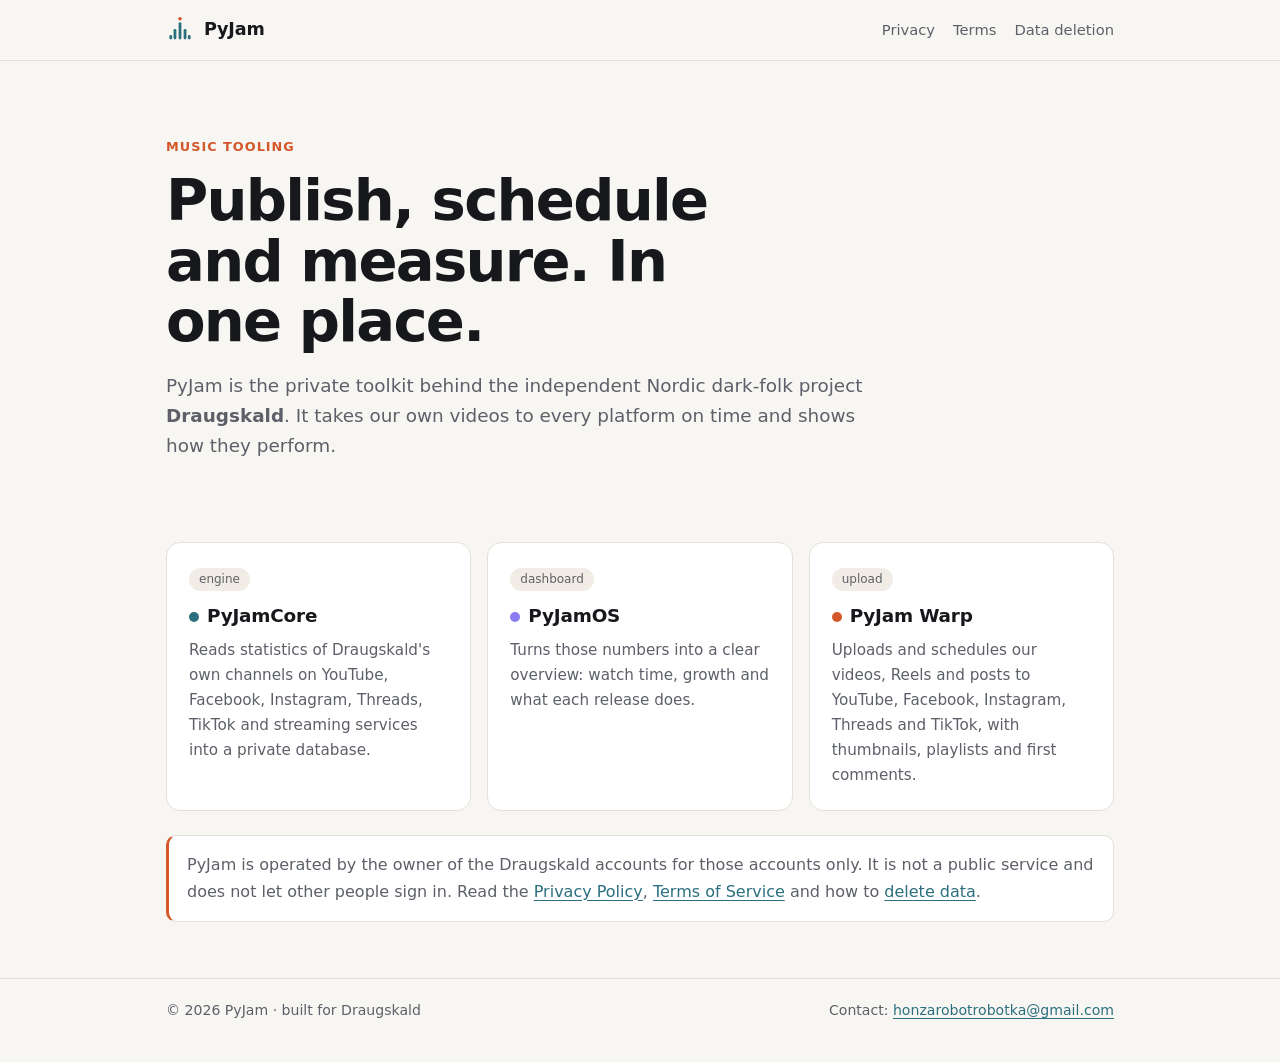
<file: index.html>
<!doctype html>
<html lang="en"><head><meta charset="utf-8"><meta name="viewport" content="width=device-width,initial-scale=1">
<title>PyJam</title><meta name="description" content="PyJam – private publishing and analytics tooling for the Draugskald music project.">
<link rel="icon" href="assets/logo/favicon.svg" type="image/svg+xml">
<link rel="stylesheet" href="style.css"></head><body>
<header class="top"><div class="wrap"><a class="brand" href="./"><svg viewBox="0 0 100 100" aria-hidden="true"><g fill="var(--accent2)"><rect x="12" y="68" width="10" height="16" rx="5"/><rect x="27" y="46" width="10" height="38" rx="5"/><rect x="45" y="22" width="10" height="62" rx="5"/><rect x="63" y="46" width="10" height="38" rx="5"/><rect x="78" y="68" width="10" height="16" rx="5"/></g><circle cx="50" cy="10" r="6.5" fill="var(--accent)"/></svg>PyJam</a><nav class="links"><a href="privacy.html">Privacy</a><a href="terms.html">Terms</a><a href="data-deletion.html">Data deletion</a></nav></div></header>
<main class="wrap"><section class="hero"><span class="eyebrow">Music tooling</span>
<h1>Publish, schedule and measure. In one place.</h1>
<p>PyJam is the private toolkit behind the independent Nordic dark-folk project <strong>Draugskald</strong>. It takes our own videos to every platform on time and shows how they perform.</p></section>
<section class="grid">
<div class="card"><span class="tag">engine</span><h3><span class="dot" style="background:var(--accent2)"></span>PyJamCore</h3><p>Reads statistics of Draugskald's own channels on YouTube, Facebook, Instagram, Threads, TikTok and streaming services into a private database.</p></div>
<div class="card"><span class="tag">dashboard</span><h3><span class="dot" style="background:#8a7cf0"></span>PyJamOS</h3><p>Turns those numbers into a clear overview: watch time, growth and what each release does.</p></div>
<div class="card"><span class="tag">upload</span><h3><span class="dot" style="background:var(--accent)"></span>PyJam Warp</h3><p>Uploads and schedules our videos, Reels and posts to YouTube, Facebook, Instagram, Threads and TikTok, with thumbnails, playlists and first comments.</p></div>
</section>
<p class="note">PyJam is operated by the owner of the Draugskald accounts for those accounts only. It is not a public service and does not let other people sign in. Read the <a href="privacy.html">Privacy Policy</a>, <a href="terms.html">Terms of Service</a> and how to <a href="data-deletion.html">delete data</a>.</p></main>
<footer class="bottom"><div class="wrap"><span>© 2026 PyJam · built for Draugskald</span><span>Contact: <a href="mailto:honzarobotrobotka@gmail.com">honzarobotrobotka@gmail.com</a></span></div></footer>
</body></html>
</file>
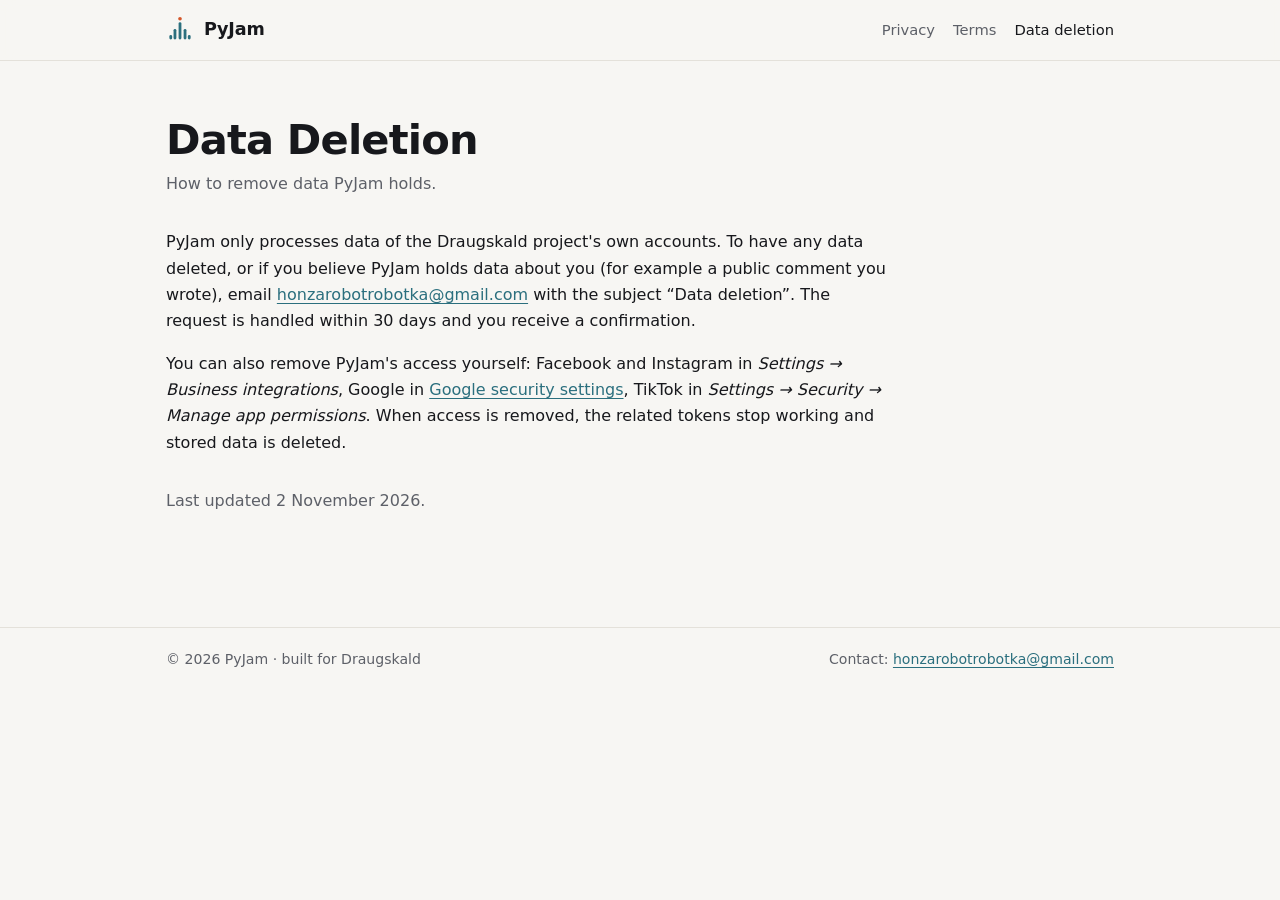
<file: data-deletion.html>
<!doctype html>
<html lang="en"><head><meta charset="utf-8"><meta name="viewport" content="width=device-width,initial-scale=1">
<title>PyJam – Data Deletion</title><meta name="description" content="PyJam – private publishing and analytics tooling for the Draugskald music project.">
<link rel="icon" href="assets/logo/favicon.svg" type="image/svg+xml">
<link rel="stylesheet" href="style.css"></head><body>
<header class="top"><div class="wrap"><a class="brand" href="./"><svg viewBox="0 0 100 100" aria-hidden="true"><g fill="var(--accent2)"><rect x="12" y="68" width="10" height="16" rx="5"/><rect x="27" y="46" width="10" height="38" rx="5"/><rect x="45" y="22" width="10" height="62" rx="5"/><rect x="63" y="46" width="10" height="38" rx="5"/><rect x="78" y="68" width="10" height="16" rx="5"/></g><circle cx="50" cy="10" r="6.5" fill="var(--accent)"/></svg>PyJam</a><nav class="links"><a href="privacy.html">Privacy</a><a href="terms.html">Terms</a><a href="data-deletion.html" aria-current="page">Data deletion</a></nav></div></header>
<main class="wrap"><article><h1>Data Deletion</h1>
<p class="sub">How to remove data PyJam holds.</p>
<p>PyJam only processes data of the Draugskald project's own accounts. To have any data deleted, or if you believe PyJam holds data about you (for example a public comment you wrote), email <a href="mailto:honzarobotrobotka@gmail.com">honzarobotrobotka@gmail.com</a> with the subject “Data deletion”. The request is handled within 30 days and you receive a confirmation.</p>
<p>You can also remove PyJam's access yourself: Facebook and Instagram in <em>Settings → Business integrations</em>, Google in <a href="https://myaccount.google.com/permissions">Google security settings</a>, TikTok in <em>Settings → Security → Manage app permissions</em>. When access is removed, the related tokens stop working and stored data is deleted.</p><p class="sub" style="margin-top:32px">Last updated 2 November 2026.</p></article></main>
<footer class="bottom"><div class="wrap"><span>© 2026 PyJam · built for Draugskald</span><span>Contact: <a href="mailto:honzarobotrobotka@gmail.com">honzarobotrobotka@gmail.com</a></span></div></footer>
</body></html>
</file>
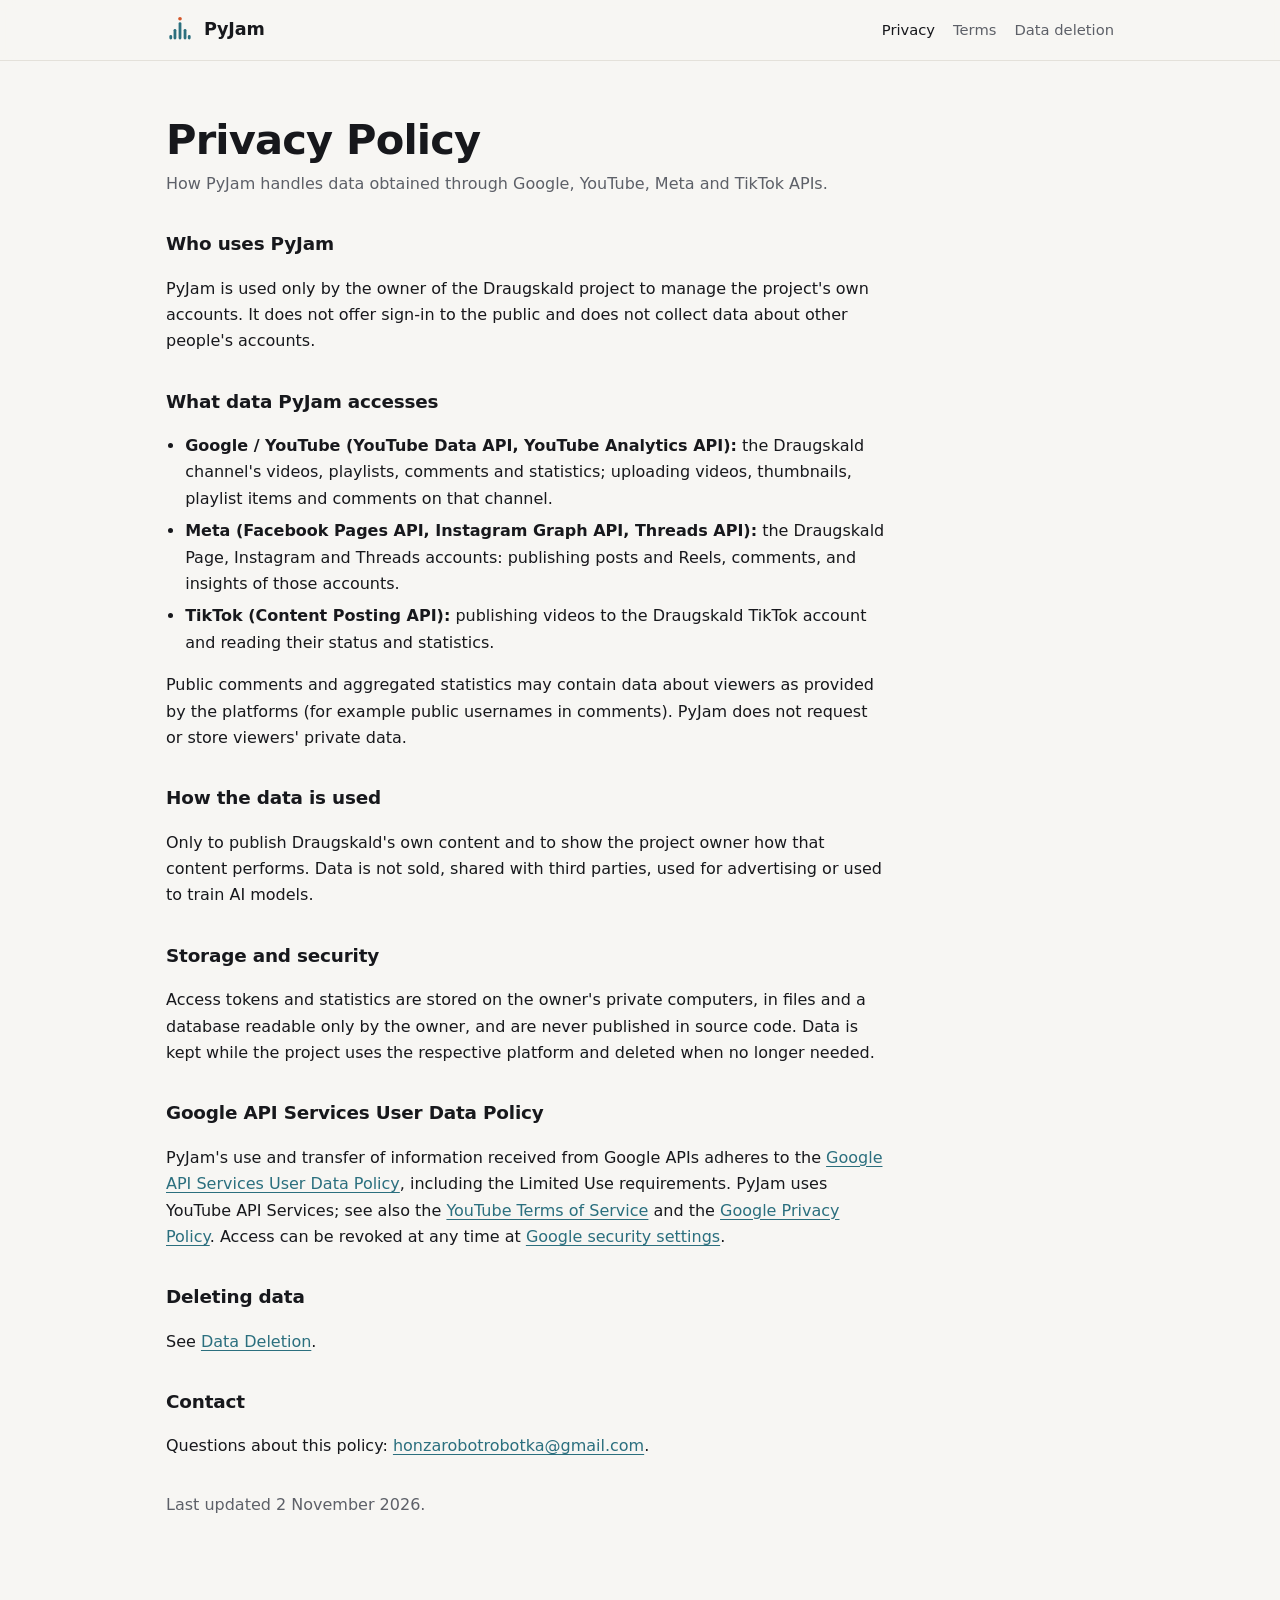
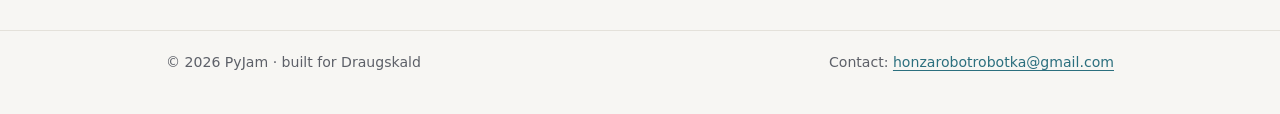
<file: privacy.html>
<!doctype html>
<html lang="en"><head><meta charset="utf-8"><meta name="viewport" content="width=device-width,initial-scale=1">
<title>PyJam – Privacy Policy</title><meta name="description" content="PyJam – private publishing and analytics tooling for the Draugskald music project.">
<link rel="icon" href="assets/logo/favicon.svg" type="image/svg+xml">
<link rel="stylesheet" href="style.css"></head><body>
<header class="top"><div class="wrap"><a class="brand" href="./"><svg viewBox="0 0 100 100" aria-hidden="true"><g fill="var(--accent2)"><rect x="12" y="68" width="10" height="16" rx="5"/><rect x="27" y="46" width="10" height="38" rx="5"/><rect x="45" y="22" width="10" height="62" rx="5"/><rect x="63" y="46" width="10" height="38" rx="5"/><rect x="78" y="68" width="10" height="16" rx="5"/></g><circle cx="50" cy="10" r="6.5" fill="var(--accent)"/></svg>PyJam</a><nav class="links"><a href="privacy.html" aria-current="page">Privacy</a><a href="terms.html">Terms</a><a href="data-deletion.html">Data deletion</a></nav></div></header>
<main class="wrap"><article><h1>Privacy Policy</h1>
<p class="sub">How PyJam handles data obtained through Google, YouTube, Meta and TikTok APIs.</p>
<h2>Who uses PyJam</h2>
<p>PyJam is used only by the owner of the Draugskald project to manage the project's own accounts. It does not offer sign-in to the public and does not collect data about other people's accounts.</p>
<h2>What data PyJam accesses</h2>
<ul>
<li><strong>Google / YouTube (YouTube Data API, YouTube Analytics API):</strong> the Draugskald channel's videos, playlists, comments and statistics; uploading videos, thumbnails, playlist items and comments on that channel.</li>
<li><strong>Meta (Facebook Pages API, Instagram Graph API, Threads API):</strong> the Draugskald Page, Instagram and Threads accounts: publishing posts and Reels, comments, and insights of those accounts.</li>
<li><strong>TikTok (Content Posting API):</strong> publishing videos to the Draugskald TikTok account and reading their status and statistics.</li>
</ul>
<p>Public comments and aggregated statistics may contain data about viewers as provided by the platforms (for example public usernames in comments). PyJam does not request or store viewers' private data.</p>
<h2>How the data is used</h2>
<p>Only to publish Draugskald's own content and to show the project owner how that content performs. Data is not sold, shared with third parties, used for advertising or used to train AI models.</p>
<h2>Storage and security</h2>
<p>Access tokens and statistics are stored on the owner's private computers, in files and a database readable only by the owner, and are never published in source code. Data is kept while the project uses the respective platform and deleted when no longer needed.</p>
<h2>Google API Services User Data Policy</h2>
<p>PyJam's use and transfer of information received from Google APIs adheres to the <a href="https://developers.google.com/terms/api-services-user-data-policy">Google API Services User Data Policy</a>, including the Limited Use requirements. PyJam uses YouTube API Services; see also the <a href="https://www.youtube.com/t/terms">YouTube Terms of Service</a> and the <a href="https://policies.google.com/privacy">Google Privacy Policy</a>. Access can be revoked at any time at <a href="https://myaccount.google.com/permissions">Google security settings</a>.</p>
<h2>Deleting data</h2>
<p>See <a href="data-deletion.html">Data Deletion</a>.</p>
<h2>Contact</h2>
<p>Questions about this policy: <a href="mailto:honzarobotrobotka@gmail.com">honzarobotrobotka@gmail.com</a>.</p><p class="sub" style="margin-top:32px">Last updated 2 November 2026.</p></article></main>
<footer class="bottom"><div class="wrap"><span>© 2026 PyJam · built for Draugskald</span><span>Contact: <a href="mailto:honzarobotrobotka@gmail.com">honzarobotrobotka@gmail.com</a></span></div></footer>
</body></html>
</file>
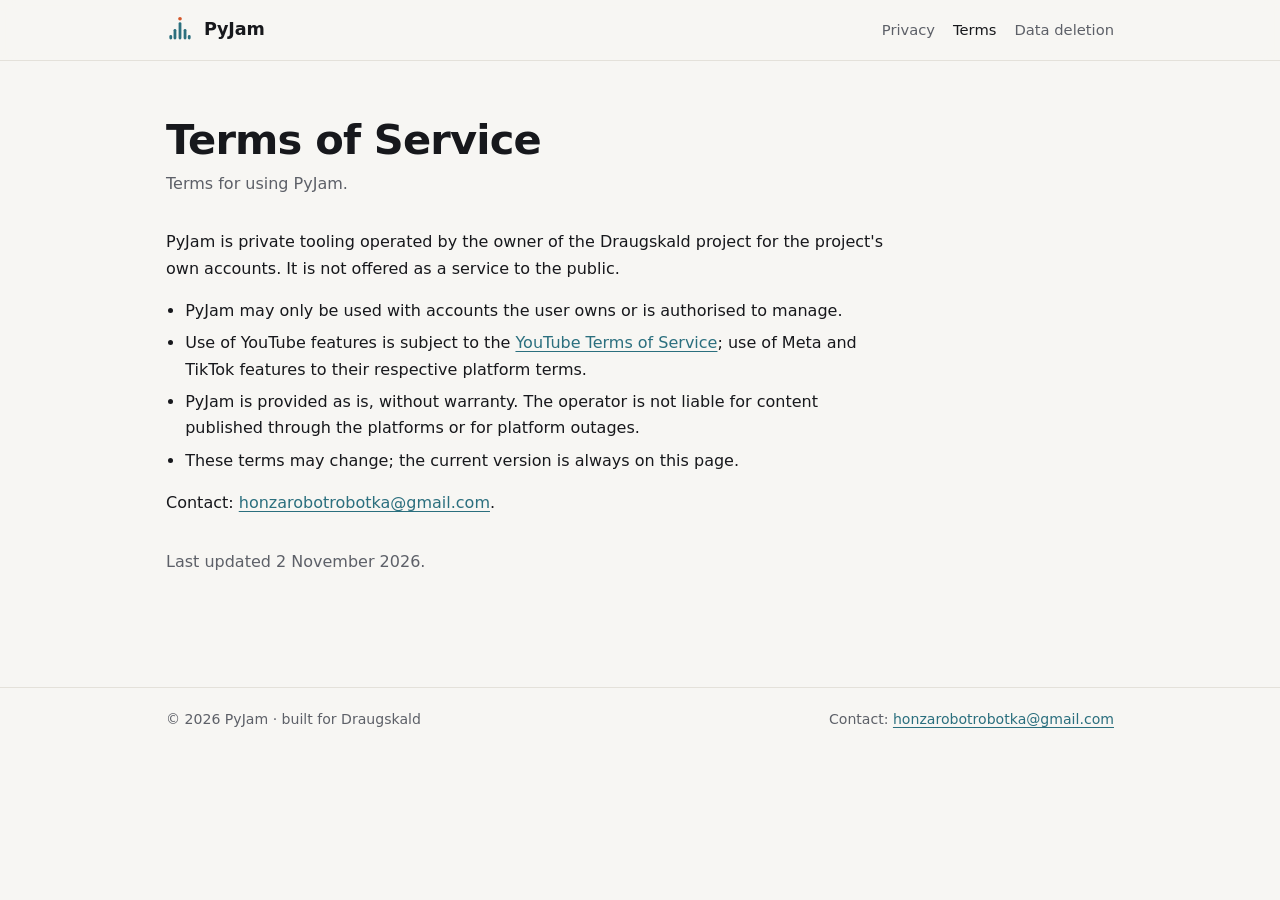
<file: terms.html>
<!doctype html>
<html lang="en"><head><meta charset="utf-8"><meta name="viewport" content="width=device-width,initial-scale=1">
<title>PyJam – Terms of Service</title><meta name="description" content="PyJam – private publishing and analytics tooling for the Draugskald music project.">
<link rel="icon" href="assets/logo/favicon.svg" type="image/svg+xml">
<link rel="stylesheet" href="style.css"></head><body>
<header class="top"><div class="wrap"><a class="brand" href="./"><svg viewBox="0 0 100 100" aria-hidden="true"><g fill="var(--accent2)"><rect x="12" y="68" width="10" height="16" rx="5"/><rect x="27" y="46" width="10" height="38" rx="5"/><rect x="45" y="22" width="10" height="62" rx="5"/><rect x="63" y="46" width="10" height="38" rx="5"/><rect x="78" y="68" width="10" height="16" rx="5"/></g><circle cx="50" cy="10" r="6.5" fill="var(--accent)"/></svg>PyJam</a><nav class="links"><a href="privacy.html">Privacy</a><a href="terms.html" aria-current="page">Terms</a><a href="data-deletion.html">Data deletion</a></nav></div></header>
<main class="wrap"><article><h1>Terms of Service</h1>
<p class="sub">Terms for using PyJam.</p>
<p>PyJam is private tooling operated by the owner of the Draugskald project for the project's own accounts. It is not offered as a service to the public.</p>
<ul>
<li>PyJam may only be used with accounts the user owns or is authorised to manage.</li>
<li>Use of YouTube features is subject to the <a href="https://www.youtube.com/t/terms">YouTube Terms of Service</a>; use of Meta and TikTok features to their respective platform terms.</li>
<li>PyJam is provided as is, without warranty. The operator is not liable for content published through the platforms or for platform outages.</li>
<li>These terms may change; the current version is always on this page.</li>
</ul>
<p>Contact: <a href="mailto:honzarobotrobotka@gmail.com">honzarobotrobotka@gmail.com</a>.</p><p class="sub" style="margin-top:32px">Last updated 2 November 2026.</p></article></main>
<footer class="bottom"><div class="wrap"><span>© 2026 PyJam · built for Draugskald</span><span>Contact: <a href="mailto:honzarobotrobotka@gmail.com">honzarobotrobotka@gmail.com</a></span></div></footer>
</body></html>
</file>
<file: style.css>
:root{
  --bg:#f7f6f3;--surface:#ffffff;--fg:#17181c;--muted:#5d6068;--line:#e4e1da;
  --accent:#d4572a;--accent2:#2b6f7e;--chip:#f1ede6;
}
@media (prefers-color-scheme:dark){:root{
  --bg:#0f1115;--surface:#171a20;--fg:#ecebe7;--muted:#9a9ea8;--line:#262a32;
  --accent:#ff7a45;--accent2:#6fc1d0;--chip:#1e222a;
}}
*{box-sizing:border-box}
html{-webkit-text-size-adjust:100%}
body{margin:0;background:var(--bg);color:var(--fg);font:16px/1.65 "Inter",system-ui,-apple-system,"Segoe UI",Roboto,sans-serif}
a{color:var(--accent2);text-underline-offset:3px}
.wrap{max-width:980px;margin:0 auto;padding:0 16px}
header.top{border-bottom:1px solid var(--line);background:color-mix(in srgb,var(--bg) 85%,transparent);position:sticky;top:0;backdrop-filter:blur(8px);z-index:2}
header.top .wrap{display:flex;align-items:center;justify-content:space-between;gap:16px;height:60px}
.brand{display:flex;align-items:center;gap:10px;font-weight:700;letter-spacing:-.01em;color:var(--fg);text-decoration:none;font-size:1.1rem}
.brand svg{width:28px;height:28px}
nav.links{display:flex;gap:18px;font-size:.92rem;overflow-x:auto}
nav.links a{color:var(--muted);text-decoration:none;white-space:nowrap}
nav.links a:hover,nav.links a[aria-current]{color:var(--fg)}
.hero{padding:72px 0 40px}
.eyebrow{display:inline-block;font-size:.8rem;letter-spacing:.08em;text-transform:uppercase;color:var(--accent);font-weight:600;margin-bottom:14px}
.hero h1{font-size:clamp(2.2rem,6vw,3.6rem);line-height:1.05;letter-spacing:-.03em;margin:0 0 18px;max-width:14ch}
.hero p{font-size:1.15rem;color:var(--muted);max-width:60ch;margin:0}
.grid{display:grid;grid-template-columns:repeat(auto-fit,minmax(240px,1fr));gap:16px;margin:40px 0 24px}
.card{background:var(--surface);border:1px solid var(--line);border-radius:14px;padding:22px}
.card .tag{display:inline-block;font-size:.75rem;background:var(--chip);color:var(--muted);border-radius:999px;padding:2px 10px;margin-bottom:10px}
.card h3{margin:0 0 6px;font-size:1.15rem;letter-spacing:-.01em}
.card p{margin:0;color:var(--muted);font-size:.95rem}
.card .dot{width:10px;height:10px;border-radius:50%;display:inline-block;margin-right:8px;vertical-align:middle}
.note{background:var(--surface);border:1px solid var(--line);border-left:3px solid var(--accent);border-radius:10px;padding:16px 18px;color:var(--muted);margin:24px 0 8px}
article{max-width:720px;padding:56px 0 24px}
article h1{font-size:clamp(1.9rem,5vw,2.6rem);letter-spacing:-.02em;line-height:1.1;margin:0 0 8px}
article .sub{color:var(--muted);margin:0 0 32px}
article h2{font-size:1.15rem;margin:32px 0 8px;letter-spacing:-.01em}
article ul{padding-left:1.2rem}article li{margin:6px 0}
footer.bottom{border-top:1px solid var(--line);margin-top:56px}
footer.bottom .wrap{padding:20px 16px 40px;color:var(--muted);font-size:.88rem;display:flex;flex-wrap:wrap;gap:8px 20px;justify-content:space-between}
</file>
